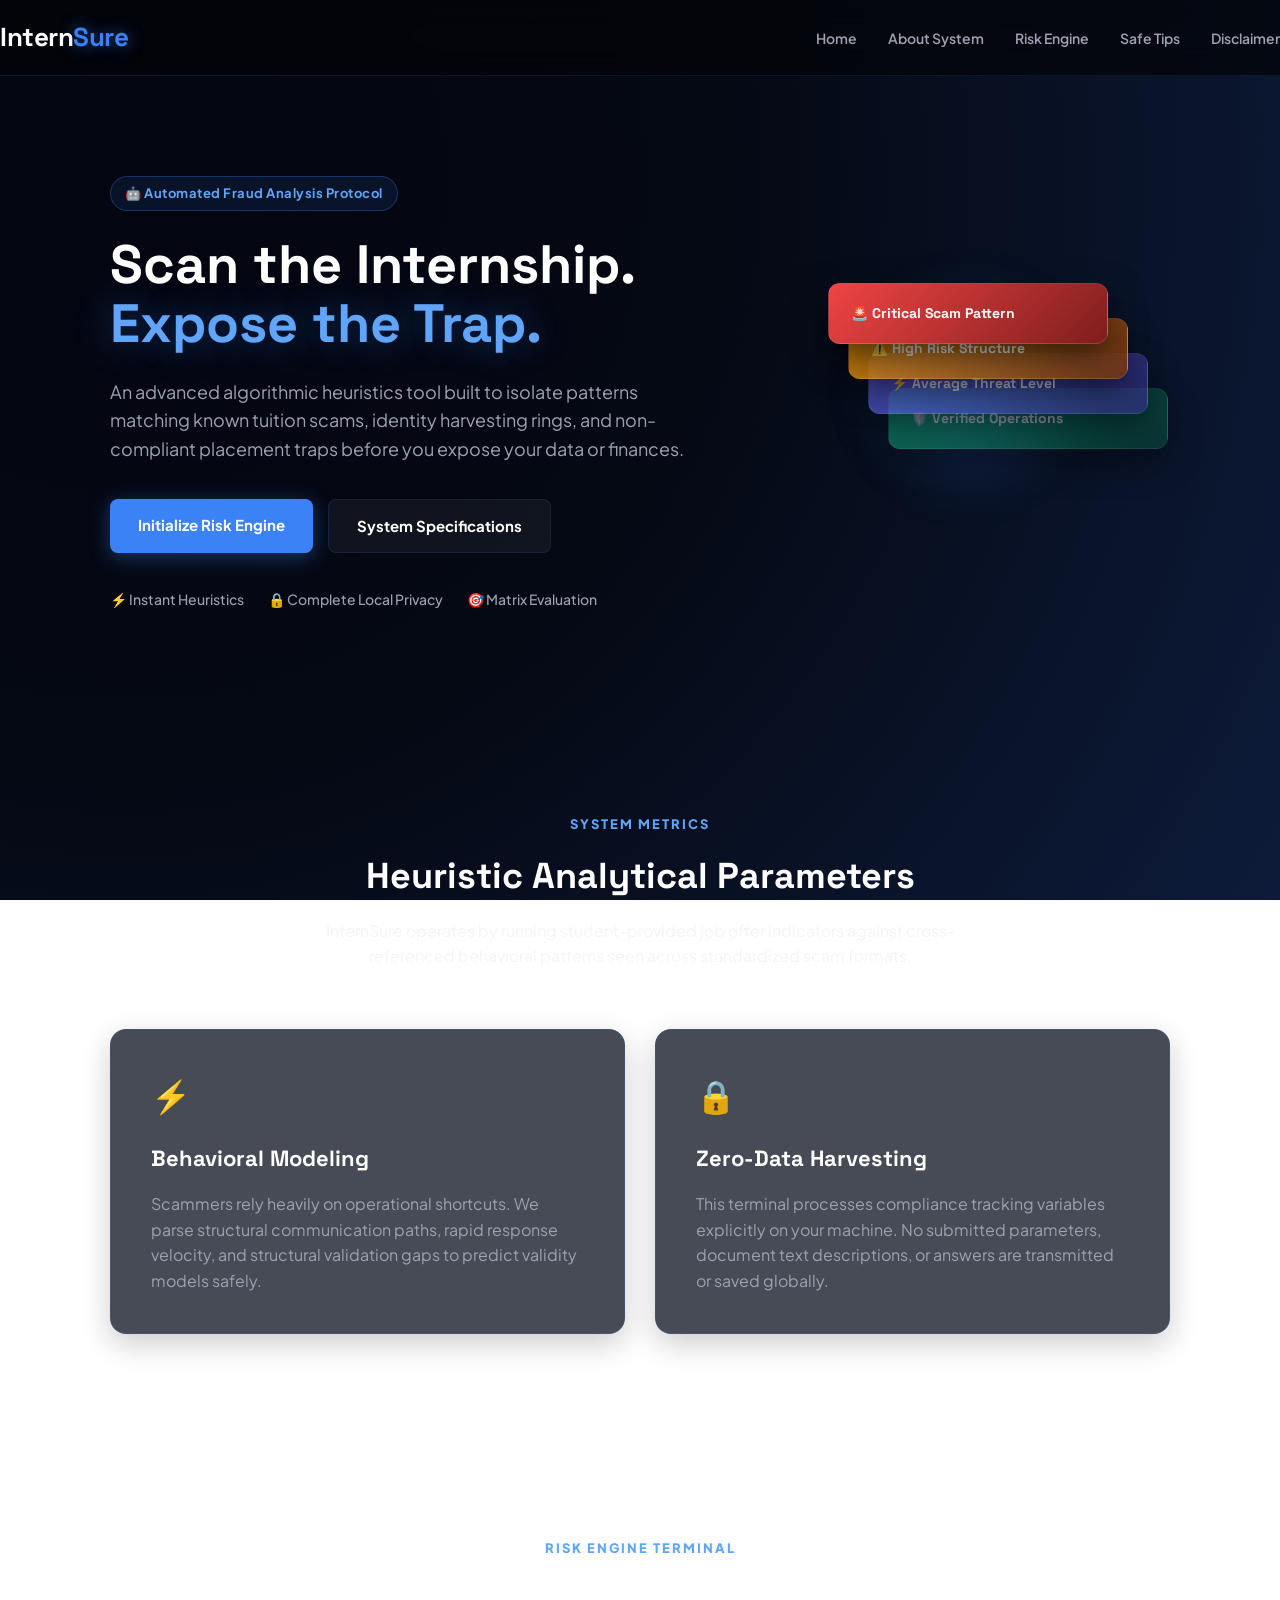
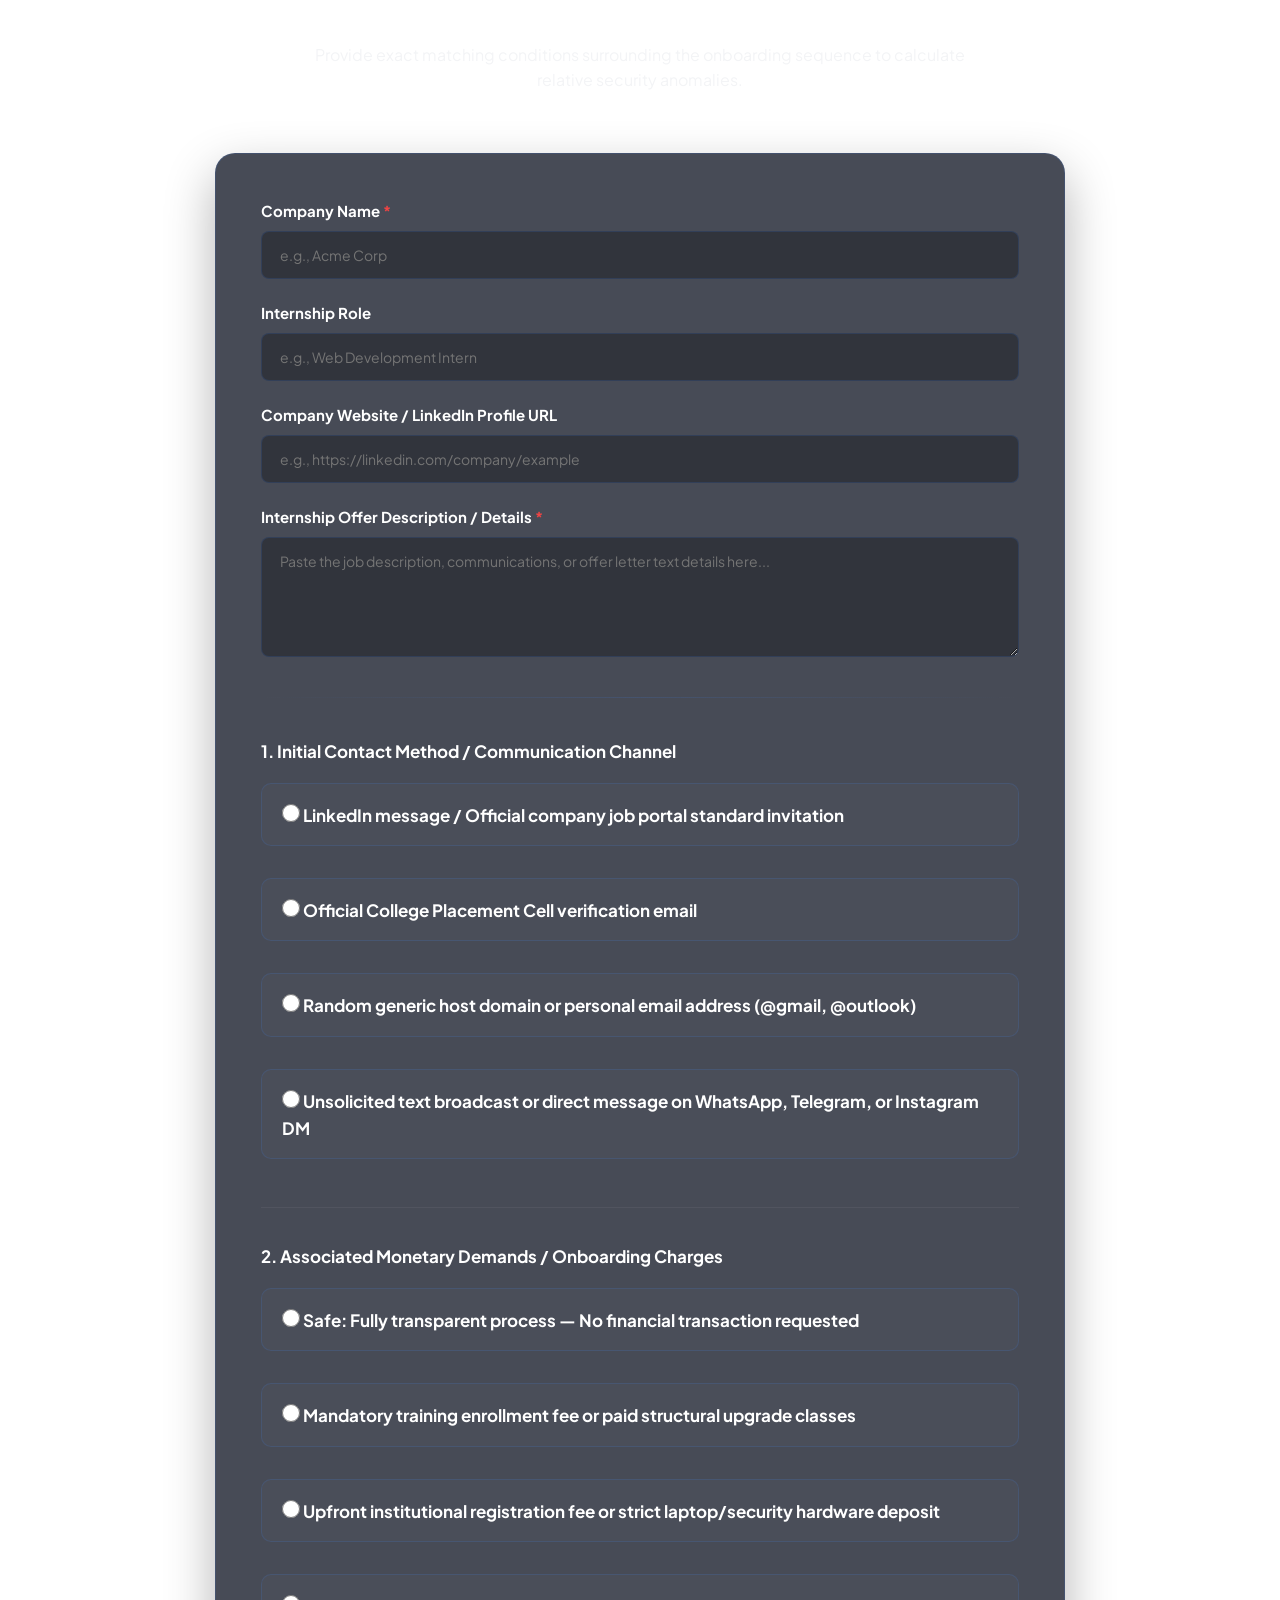
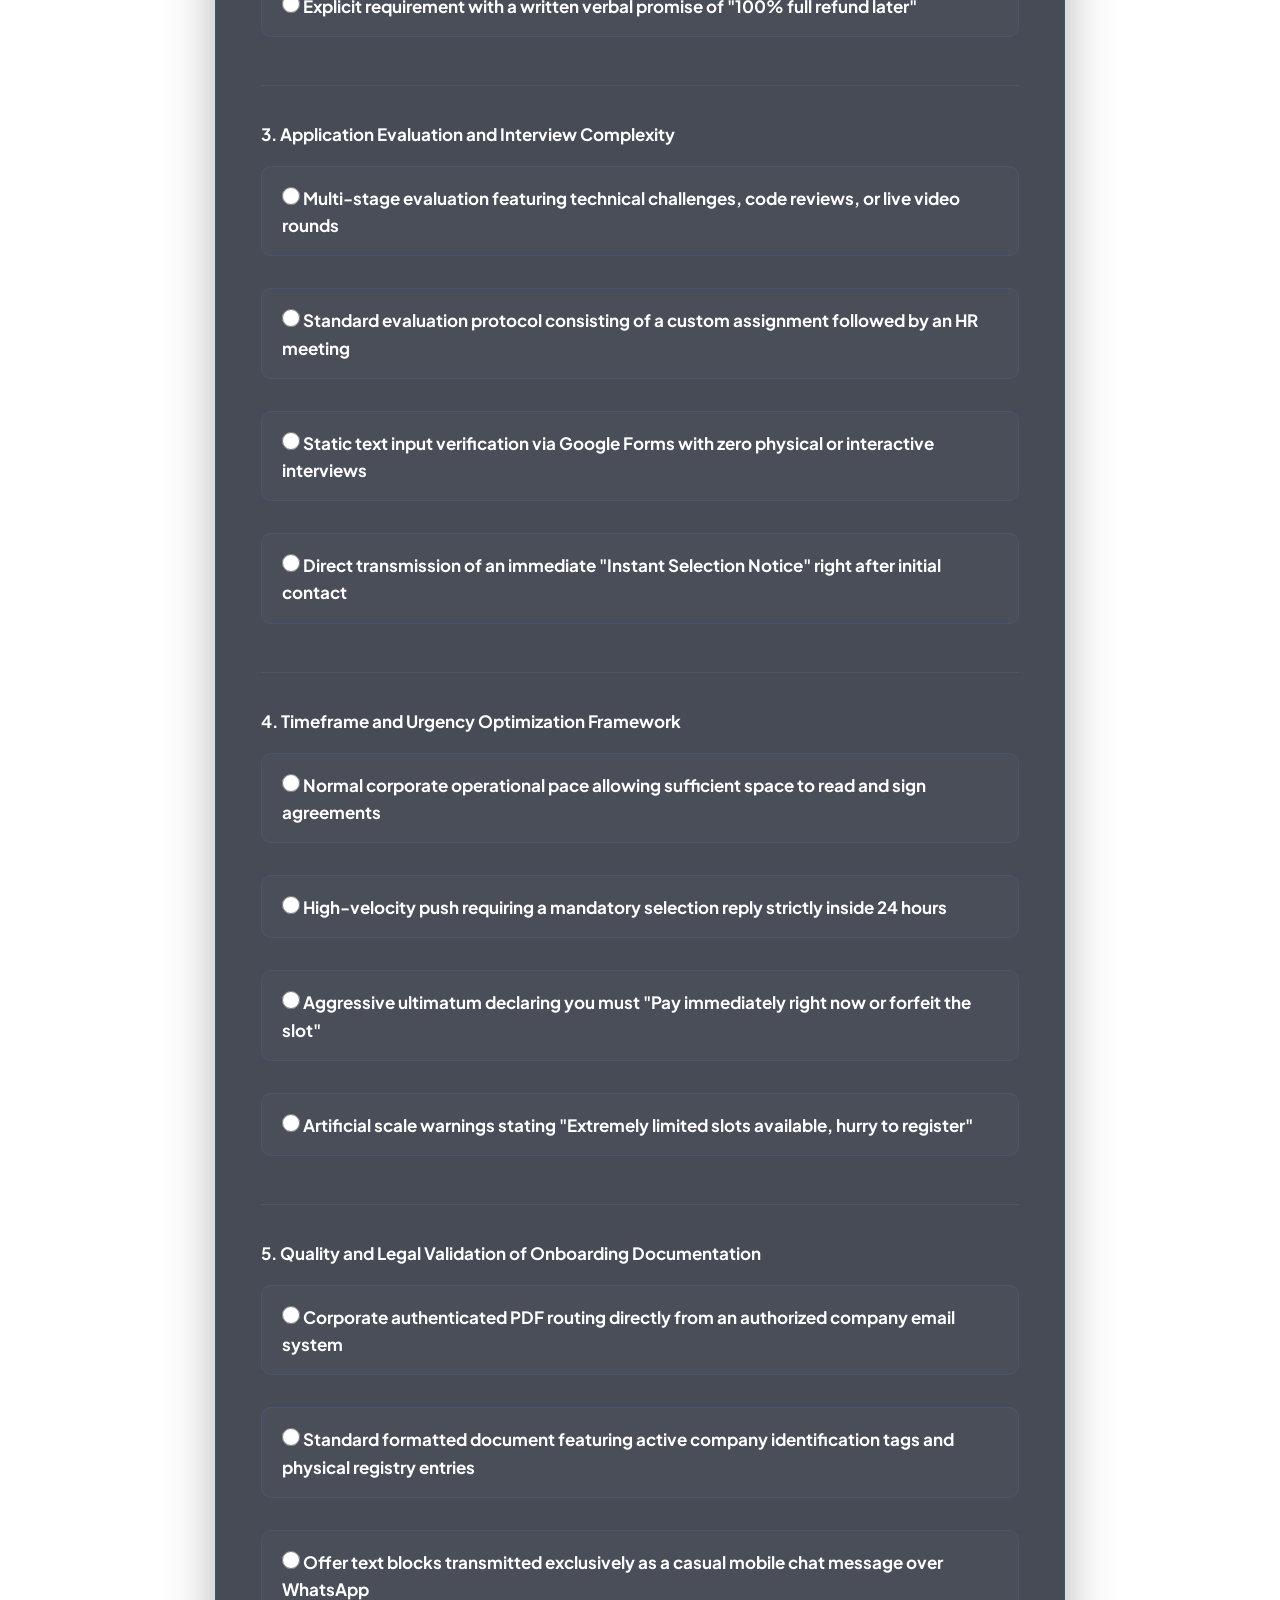
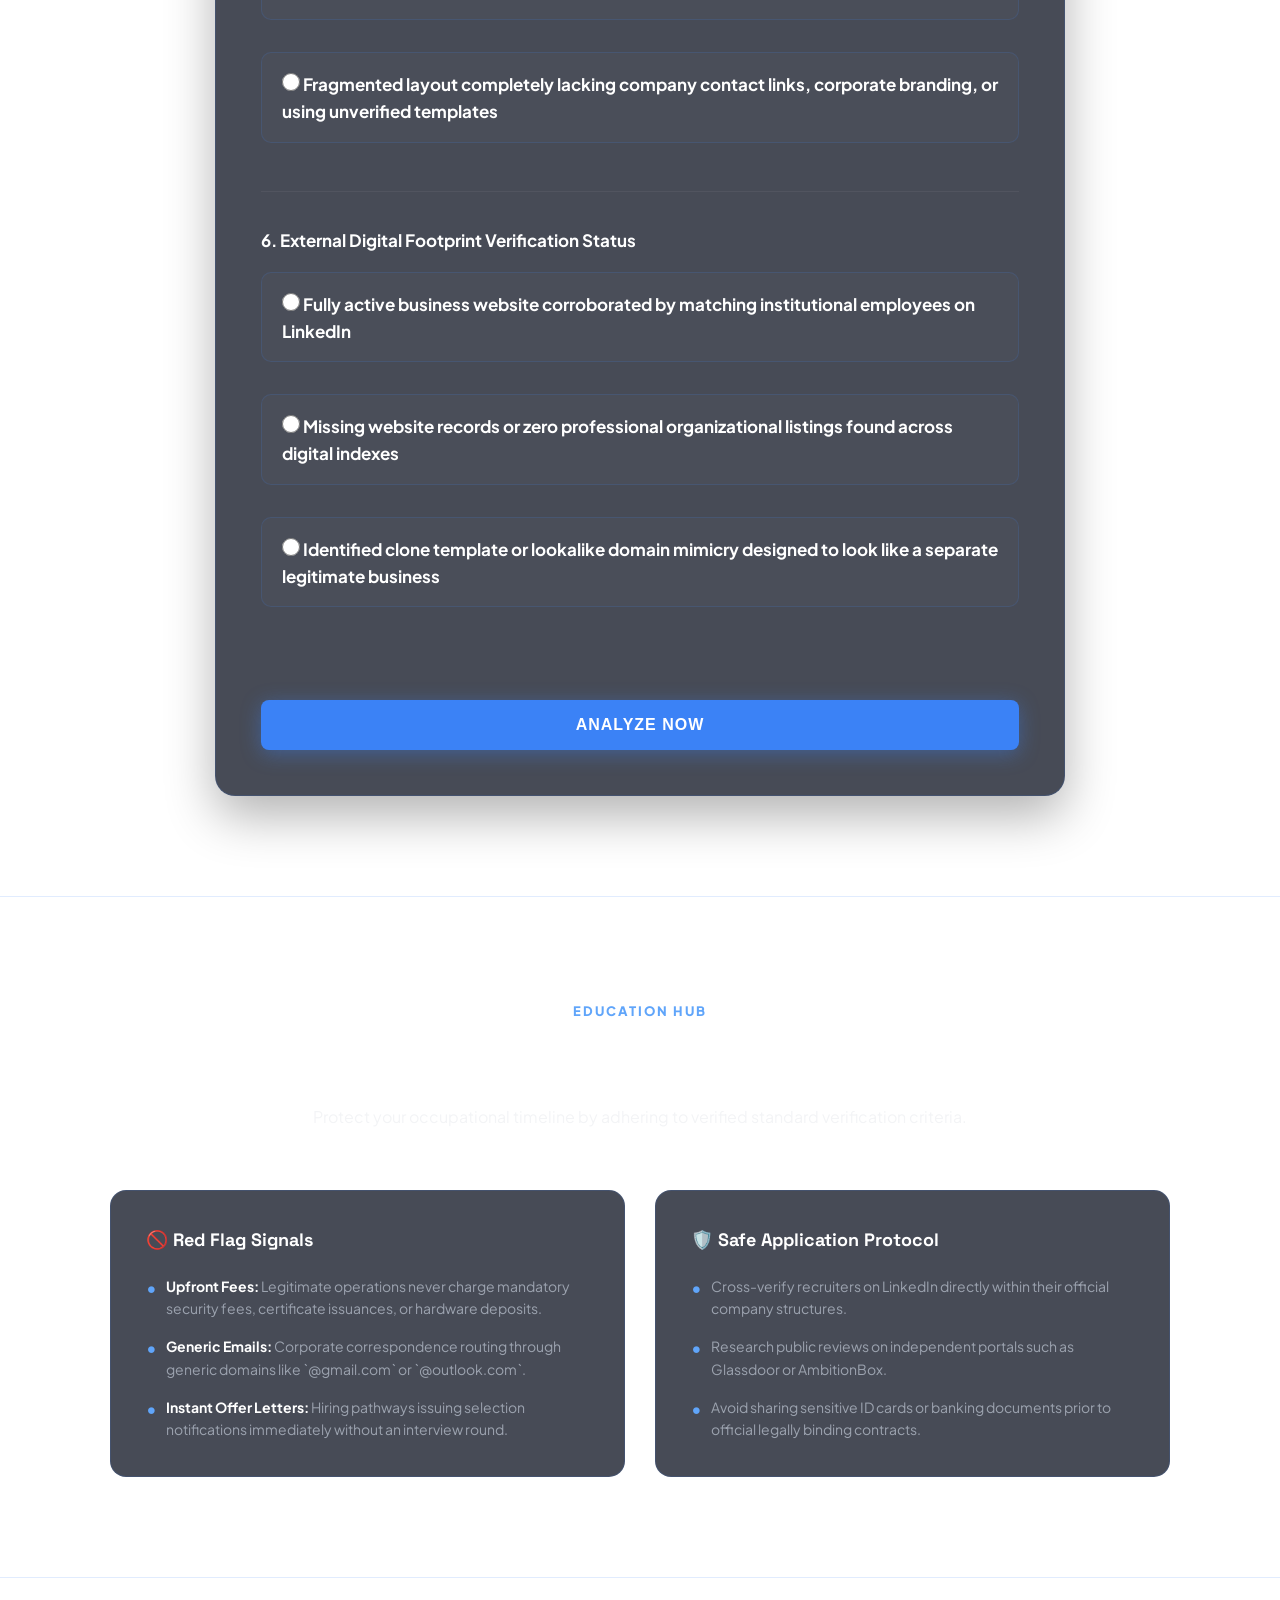
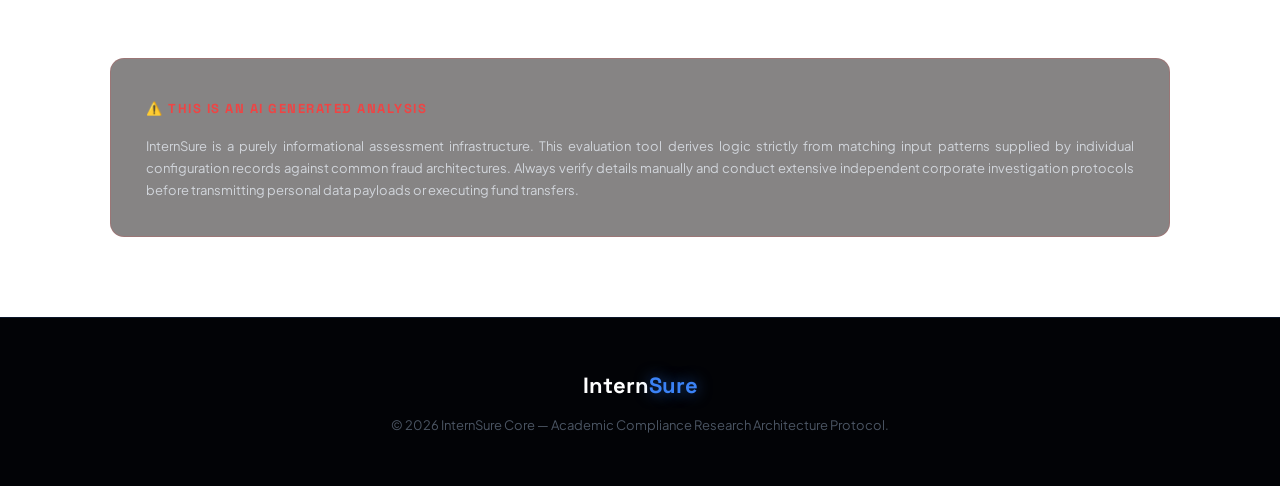
<file: index.html>
<!DOCTYPE html>
<html lang="en">
<head>
    <meta charset="UTF-8">
    <meta name="viewport" content="width=device-width, initial-scale=1.0">
    <title>InternSure — Premium Internship Fraud Risk Analyzer</title>
    <link rel="stylesheet" href="style.css">
    <link rel="preconnect" href="https://fonts.googleapis.com">
    <link rel="preconnect" href="https://fonts.gstatic.com" crossorigin>
    <link href="https://fonts.googleapis.com/css2?family=Plus+Jakarta+Sans:wght@400;500;600;700;800&family=Space+Grotesk:wght@500;700&display=swap" rel="stylesheet">
</head>
<body>

    <header>
        <div class="nav-container">
            <a href="#home" class="logo">Intern<span class="neon-text">Sure</span></a>
            <nav>
                <a href="#home">Home</a>
                <a href="#about">About System</a>
                <a href="#assessment">Risk Engine</a>
                <a href="#tips">Safe Tips</a>
                <a href="#disclaimer">Disclaimer</a>
            </nav>
        </div>
    </header>

    <section id="home" class="hero">
        <div class="container hero-grid">
            <div class="hero-text">
                <span class="badge">🤖 Automated Fraud Analysis Protocol</span>
                <h1>Scan the Internship.<br><span class="accent">Expose the Trap.</span></h1>
                <p>An advanced algorithmic heuristics tool built to isolate patterns matching known tuition scams, identity harvesting rings, and non-compliant placement traps before you expose your data or finances.</p>
                <div class="cta-buttons">
                    <a href="#assessment" class="btn btn-primary">Initialize Risk Engine</a>
                    <a href="#about" class="btn btn-secondary">System Specifications</a>
                </div>
                <div class="hero-bullets">
                    <span>⚡ Instant Heuristics</span>
                    <span>🔒 Complete Local Privacy</span>
                    <span>🎯 Matrix Evaluation</span>
                </div>
            </div>
            <div class="hero-visual">
                <div class="glow-orb"></div>
                <div class="card-stack">
                    <div class="visual-card critical-risk">🚨 Critical Scam Pattern</div>
                    <div class="visual-card high-risk">⚠️ High Risk Structure</div>
                    <div class="visual-card avg-risk">⚡ Average Threat Level</div>
                    <div class="visual-card low-risk">🛡️ Verified Operations</div>
                </div>
            </div>
        </div>
    </section>

    <section id="about" class="about">
        <div class="container">
            <div class="section-title">
                <span class="sub-title">System Metrics</span>
                <h2>Heuristic Analytical Parameters</h2>
                <p>InternSure operates by running student-provided job offer indicators against cross-referenced behavioral patterns seen across standardized scam formats.</p>
            </div>
            <div class="about-grid">
                <div class="about-card">
                    <div class="card-icon">⚡</div>
                    <h3>Behavioral Modeling</h3>
                    <p>Scammers rely heavily on operational shortcuts. We parse structural communication paths, rapid response velocity, and structural validation gaps to predict validity models safely.</p>
                </div>
                <div class="about-card">
                    <div class="card-icon">🔒</div>
                    <h3>Zero-Data Harvesting</h3>
                    <p>This terminal processes compliance tracking variables explicitly on your machine. No submitted parameters, document text descriptions, or answers are transmitted or saved globally.</p>
                </div>
            </div>
        </div>
    </section>

    <section id="assessment" class="assessment">
        <div class="container">
            <div class="section-title">
                <span class="sub-title">Risk Engine Terminal</span>
                <h2>Input Offer Specifications</h2>
                <p>Provide exact matching conditions surrounding the onboarding sequence to calculate relative security anomalies.</p>
            </div>

            <form id="quiz-form" class="quiz-form">
                
                <div class="input-details-group">
                    <div class="form-group-text">
                        <label for="company-name">Company Name <span class="required">*</span></label>
                        <input type="text" id="company-name" placeholder="e.g., Acme Corp" required>
                    </div>

                    <div class="form-group-text">
                        <label for="intern-role">Internship Role</label>
                        <input type="text" id="intern-role" placeholder="e.g., Web Development Intern">
                    </div>

                    <div class="form-group-text">
                        <label for="company-url">Company Website / LinkedIn Profile URL</label>
                        <input type="url" id="company-url" placeholder="e.g., https://linkedin.com/company/example">
                    </div>

                    <div class="form-group-text">
                        <label for="offer-desc">Internship Offer Description / Details <span class="required">*</span></label>
                        <textarea id="offer-desc" rows="5" placeholder="Paste the job description, communications, or offer letter text details here..." required></textarea>
                    </div>
                </div>

                <hr class="form-divider">

                <div class="form-group">
                    <label>1. Initial Contact Method / Communication Channel</label>
                    <div class="radio-options">
                        <label class="radio-label">
                            <input type="radio" name="q1" value="0" required> LinkedIn message / Official company job portal standard invitation
                        </label>
                        <label class="radio-label">
                            <input type="radio" name="q1" value="0"> Official College Placement Cell verification email
                        </label>
                        <label class="radio-label">
                            <input type="radio" name="q1" value="15"> Random generic host domain or personal email address (@gmail, @outlook)
                        </label>
                        <label class="radio-label">
                            <input type="radio" name="q1" value="25"> Unsolicited text broadcast or direct message on WhatsApp, Telegram, or Instagram DM
                        </label>
                    </div>
                </div>

                <div class="form-group">
                    <label>2. Associated Monetary Demands / Onboarding Charges</label>
                    <div class="radio-options">
                        <label class="radio-label">
                            <input type="radio" name="q2" value="0" required> Safe: Fully transparent process — No financial transaction requested
                        </label>
                        <label class="radio-label">
                            <input type="radio" name="q2" value="20"> Mandatory training enrollment fee or paid structural upgrade classes
                        </label>
                        <label class="radio-label">
                            <input type="radio" name="q2" value="25"> Upfront institutional registration fee or strict laptop/security hardware deposit
                        </label>
                        <label class="radio-label">
                            <input type="radio" name="q2" value="35"> Explicit requirement with a written verbal promise of "100% full refund later"
                        </label>
                    </div>
                </div>

                <div class="form-group">
                    <label>3. Application Evaluation and Interview Complexity</label>
                    <div class="radio-options">
                        <label class="radio-label">
                            <input type="radio" name="q3" value="0" required> Multi-stage evaluation featuring technical challenges, code reviews, or live video rounds
                        </label>
                        <label class="radio-label">
                            <input type="radio" name="q3" value="0"> Standard evaluation protocol consisting of a custom assignment followed by an HR meeting
                        </label>
                        <label class="radio-label">
                            <input type="radio" name="q3" value="20"> Static text input verification via Google Forms with zero physical or interactive interviews
                        </label>
                        <label class="radio-label">
                            <input type="radio" name="q3" value="30"> Direct transmission of an immediate "Instant Selection Notice" right after initial contact
                        </label>
                    </div>
                </div>

                <div class="form-group">
                    <label>4. Timeframe and Urgency Optimization Framework</label>
                    <div class="radio-options">
                        <label class="radio-label">
                            <input type="radio" name="q4" value="0" required> Normal corporate operational pace allowing sufficient space to read and sign agreements
                        </label>
                        <label class="radio-label">
                            <input type="radio" name="q4" value="10"> High-velocity push requiring a mandatory selection reply strictly inside 24 hours
                        </label>
                        <label class="radio-label">
                            <input type="radio" name="q4" value="20"> Aggressive ultimatum declaring you must "Pay immediately right now or forfeit the slot"
                        </label>
                        <label class="radio-label">
                            <input type="radio" name="q4" value="20"> Artificial scale warnings stating "Extremely limited slots available, hurry to register"
                        </label>
                    </div>
                </div>

                <div class="form-group">
                    <label>5. Quality and Legal Validation of Onboarding Documentation</label>
                    <div class="radio-options">
                        <label class="radio-label">
                            <input type="radio" name="q5" value="0" required> Corporate authenticated PDF routing directly from an authorized company email system
                        </label>
                        <label class="radio-label">
                            <input type="radio" name="q5" value="0"> Standard formatted document featuring active company identification tags and physical registry entries
                        </label>
                        <label class="radio-label">
                            <input type="radio" name="q5" value="20"> Offer text blocks transmitted exclusively as a casual mobile chat message over WhatsApp
                        </label>
                        <label class="radio-label">
                            <input type="radio" name="q5" value="25"> Fragmented layout completely lacking company contact links, corporate branding, or using unverified templates
                        </label>
                    </div>
                </div>

                <div class="form-group">
                    <label>6. External Digital Footprint Verification Status</label>
                    <div class="radio-options">
                        <label class="radio-label">
                            <input type="radio" name="q6" value="0" required> Fully active business website corroborated by matching institutional employees on LinkedIn
                        </label>
                        <label class="radio-label">
                            <input type="radio" name="q6" value="15"> Missing website records or zero professional organizational listings found across digital indexes
                        </label>
                        <label class="radio-label">
                            <input type="radio" name="q6" value="30"> Identified clone template or lookalike domain mimicry designed to look like a separate legitimate business
                        </label>
                    </div>
                </div>

                <button type="submit" class="btn btn-primary submit-btn">Analyze Now</button>
            </form>
        </div>
    </section>

    <section id="result" class="result-section hidden">
        <div class="container">
            <div class="section-title">
                <span class="sub-title">Diagnostics Terminal</span>
                <h2>Calculated Risk Analysis Profile</h2>
            </div>

            <div class="result-grid-layout">
                <div class="result-card main-assessment-card">
                    <div class="score-display">
                        <div class="score-circle">
                            <span id="score-num">0%</span>
                            <div class="score-sub">Anomaly Index</div>
                        </div>
                        <div class="score-info">
                            <h3 id="risk-level">—</h3>
                            <p id="risk-desc"></p>
                        </div>
                    </div>

                    <div class="report-details">
                        <div class="explanation-box">
                            <h3>Analysis Explanation</h3>
                            <p id="ai-explanation-text">The verification parameters show structural anomalies based on the provided inputs. Review details below.</p>
                        </div>
                        <div class="flags-box">
                            <h3>Anomalous Indicators Extracted</h3>
                            <div id="red-flags-list"></div>
                        </div>
                    </div>
                </div>

                <div class="extra-info-card">
                    <h3>Company Credibility Metrics</h3>
                    <table class="metrics-table">
                        <tr>
                            <td><strong>Credibility Score</strong></td>
                            <td><span id="metric-credibility-score" class="metric-val">100/100</span></td>
                        </tr>
                        <tr>
                            <td><strong>LinkedIn Presence</strong></td>
                            <td><span id="metric-linkedin" class="metric-val status-green">Checking...</span></td>
                        </tr>
                        <tr>
                            <td><strong>Website Validity</strong></td>
                            <td><span id="metric-website" class="metric-val status-green">Checking...</span></td>
                        </tr>
                        <tr>
                            <td><strong>Red Flags Flagged</strong></td>
                            <td><span id="metric-flags-count" class="metric-val status-red">0 Found</span></td>
                        </tr>
                    </table>
                </div>
            </div>
        </div>
    </section>

    <section id="tips" class="tips-section">
        <div class="container">
            <div class="section-title">
                <span class="sub-title">Education Hub</span>
                <h2>How to Identify Fake Internships</h2>
                <p>Protect your occupational timeline by adhering to verified standard verification criteria.</p>
            </div>
            <div class="tips-grid">
                <div class="tip-card">
                    <h4>🚫 Red Flag Signals</h4>
                    <ul>
                        <li><strong>Upfront Fees:</strong> Legitimate operations never charge mandatory security fees, certificate issuances, or hardware deposits.</li>
                        <li><strong>Generic Emails:</strong> Corporate correspondence routing through generic domains like `@gmail.com` or `@outlook.com`.</li>
                        <li><strong>Instant Offer Letters:</strong> Hiring pathways issuing selection notifications immediately without an interview round.</li>
                    </ul>
                </div>
                <div class="tip-card">
                    <h4>🛡️ Safe Application Protocol</h4>
                    <ul>
                        <li>Cross-verify recruiters on LinkedIn directly within their official company structures.</li>
                        <li>Research public reviews on independent portals such as Glassdoor or AmbitionBox.</li>
                        <li>Avoid sharing sensitive ID cards or banking documents prior to official legally binding contracts.</li>
                    </ul>
                </div>
            </div>
        </div>
    </section>

    <section id="disclaimer" class="disclaimer-section">
        <div class="container">
            <div class="disclaimer-box">
                <span class="warning-tag">⚠️ This is an AI Generated Analysis</span>
                <p>InternSure is a purely informational assessment infrastructure. This evaluation tool derives logic strictly from matching input patterns supplied by individual configuration records against common fraud architectures. Always verify details manually and conduct extensive independent corporate investigation protocols before transmitting personal data payloads or executing fund transfers.</p>
            </div>
        </div>
    </section>

    <footer>
        <div class="container footer-content">
            <div class="footer-logo">Intern<span class="neon-text">Sure</span></div>
            <p class="footer-text">© 2026 InternSure Core — Academic Compliance Research Architecture Protocol.</p>
        </div>
    </footer>

    <script src="script.js"></script>
</body>
</html>
</file>
<file: style.css>
/* Core Structural and Double Shaded Luxury UI Variables */
:root {
    --primary: #3b82f6; /* Electric Cyber Blue */
    --primary-neon: #60a5fa;
    --primary-hover: #1d4ed8;
    --text-main: #f3f4f6;
    --text-muted: #9ca3af;
    --bg-card: rgba(10, 15, 30, 0.75); /* Deep Glassmorphic Panel Base */
    --border: rgba(59, 130, 246, 0.15);
    
    /* 4-Tier Granular Threat Spectrum Palette */
    --color-low: #10b981;
    --color-avg: #6366f1;
    --color-high: #f59e0b;
    --color-crit: #ef4444;
}

* {
    box-sizing: border-box;
    margin: 0;
    padding: 0;
}

/* Immersive Blue and Black Mixed Double Shaded Background */
html, body {
    width: 100%;
    min-height: 100vh;
    font-family: 'Plus Jakarta Sans', sans-serif;
    color: var(--text-main);
    background: #030508 !important;
    /* Deep Black to Electric Navy/Midnight Blue Complex Radial Overlay */
    background: radial-gradient(circle at 10% 20%, #030611 0%, #050914 45%, #0d1b3a 100%) !important;
    background-attachment: fixed !important;
    background-size: cover !important;
    line-height: 1.6;
    scroll-behavior: smooth;
}

.container {
    max-width: 1100px;
    margin: 0 auto;
    padding: 0 20px;
}

header {
    background: rgba(3, 5, 8, 0.75) !important;
    backdrop-filter: blur(16px);
    border-bottom: 1px solid var(--border);
    position: sticky;
    top: 0;
    z-index: 100;
}

.nav-container {
    display: flex;
    justify-content: space-between;
    align-items: center;
    height: 75px;
}

.logo {
    font-family: 'Space Grotesk', sans-serif;
    font-size: 26px;
    font-weight: 700;
    color: #ffffff;
    text-decoration: none;
    letter-spacing: -0.5px;
}

.neon-text {
    color: var(--primary);
    text-shadow: 0 0 15px rgba(59, 130, 246, 0.6);
}

nav a {
    text-decoration: none;
    color: var(--text-muted);
    margin-left: 28px;
    font-weight: 600;
    font-size: 14px;
    transition: color 0.25s;
}

nav a:hover {
    color: var(--primary-neon);
}

section {
    padding: 100px 0;
    background: transparent !important;
}

/* Landing Page Hero Grid Layout styling */
.hero-grid {
    display: flex;
    align-items: center;
    gap: 50px;
    flex-wrap: wrap;
}

.hero-text {
    flex: 1.2;
    min-width: 320px;
}

.badge {
    background-color: rgba(59, 130, 246, 0.1);
    color: var(--primary-neon);
    border: 1px solid rgba(59, 130, 246, 0.3);
    padding: 6px 14px;
    border-radius: 30px;
    font-size: 13px;
    font-weight: 700;
    display: inline-block;
    margin-bottom: 24px;
    letter-spacing: 0.5px;
}

.hero-text h1 {
    font-family: 'Space Grotesk', sans-serif;
    font-size: 54px;
    line-height: 1.1;
    margin-bottom: 24px;
    font-weight: 700;
    color: #ffffff;
}

.accent {
    color: var(--primary-neon);
    text-shadow: 0 0 35px rgba(59, 130, 246, 0.4);
}

.hero-text p {
    font-size: 18px;
    color: var(--text-muted);
    margin-bottom: 35px;
}

.cta-buttons {
    display: flex;
    gap: 15px;
    margin-bottom: 35px;
}

.btn {
    padding: 14px 28px;
    border-radius: 8px;
    text-decoration: none;
    font-weight: 700;
    font-size: 15px;
    transition: all 0.25s cubic-bezier(0.4, 0, 0.2, 1);
    cursor: pointer;
    border: none;
    display: inline-block;
}

.btn-primary {
    background-color: var(--primary);
    color: #ffffff;
    box-shadow: 0 4px 20px rgba(59, 130, 246, 0.4);
}

.btn-primary:hover {
    background-color: var(--primary-hover);
    transform: translateY(-2px);
    box-shadow: 0 6px 24px rgba(59, 130, 246, 0.5);
}

.btn-secondary {
    background-color: rgba(255, 255, 255, 0.05);
    color: #ffffff;
    border: 1px solid var(--border);
}

.btn-secondary:hover {
    background-color: rgba(255, 255, 255, 0.12);
    border-color: var(--primary-neon);
}

.hero-bullets {
    display: flex;
    gap: 24px;
    font-size: 14px;
    color: var(--text-muted);
    font-weight: 500;
}

/* Immersive UX Visual Ornamentation Card Stack Layout */
.hero-visual {
    flex: 0.8;
    min-width: 300px;
    display: flex;
    justify-content: center;
    position: relative;
}

.glow-orb {
    position: absolute;
    width: 250px;
    height: 250px;
    background: radial-gradient(circle, rgba(59,130,246,0.3) 0%, rgba(0,0,0,0) 70%);
    top: -20px;
    filter: blur(15px);
    z-index: 0;
}

.card-stack {
    position: relative;
    width: 280px;
    height: 220px;
    z-index: 1;
}

.visual-card {
    position: absolute;
    width: 100%;
    padding: 18px 22px;
    border-radius: 12px;
    color: white;
    font-weight: 700;
    font-family: 'Space Grotesk', sans-serif;
    font-size: 14px;
    box-shadow: 0 15px 35px rgba(0,0,0,0.6);
    border: 1px solid rgba(255,255,255,0.1);
}

.critical-risk { background: linear-gradient(135deg, #ef4444, #7f1d1d); top: 0; left: 0; z-index: 4; }
.high-risk { background: linear-gradient(135deg, #f59e0b, #78350f); top: 35px; left: 20px; z-index: 3; opacity: 0.85; }
.avg-risk { background: linear-gradient(135deg, #6366f1, #312e81); top: 70px; left: 40px; z-index: 2; opacity: 0.7; }
.low-risk { background: linear-gradient(135deg, #10b981, #064e3b); top: 105px; left: 60px; z-index: 1; opacity: 0.55; }

/* Dynamic Content Section Architecture Elements */
.section-title {
    text-align: center;
    max-width: 700px;
    margin: 0 auto 60px auto;
}

.sub-title {
    color: var(--primary-neon);
    font-weight: 800;
    text-transform: uppercase;
    font-size: 13px;
    letter-spacing: 2px;
}

.section-title h2 {
    font-family: 'Space Grotesk', sans-serif;
    font-size: 36px;
    margin: 12px 0;
    color: #ffffff;
}

.about-grid {
    display: flex;
    gap: 30px;
    flex-wrap: wrap;
}

.about-card {
    flex: 1;
    min-width: 300px;
    padding: 40px;
    background: var(--bg-card);
    border-radius: 16px;
    border: 1px solid var(--border);
    backdrop-filter: blur(12px);
    box-shadow: 0 10px 30px rgba(0, 0, 0, 0.2);
}

.card-icon {
    font-size: 32px;
    margin-bottom: 20px;
}

.about-card h3 {
    font-family: 'Space Grotesk', sans-serif;
    font-size: 22px;
    color: #ffffff;
    margin-bottom: 15px;
}

.about-card p {
    color: var(--text-muted);
}

/* User Form Element UX Design */
.quiz-form {
    background-color: var(--bg-card);
    padding: 45px;
    border-radius: 20px;
    border: 1px solid var(--border);
    max-width: 850px;
    margin: 0 auto;
    backdrop-filter: blur(12px);
    box-shadow: 0 20px 50px rgba(0,0,0,0.3);
}

/* NEW CONTENT: Text Input Elements Styling */
.input-details-group {
    display: flex;
    flex-direction: column;
    gap: 22px;
    margin-bottom: 40px;
}

.form-group-text {
    display: flex;
    flex-direction: column;
    gap: 8px;
}

.form-group-text label {
    font-size: 15px;
    font-weight: 700;
    color: #ffffff;
}

.form-group-text label .required {
    color: var(--color-crit);
}

.form-group-text input[type="text"],
.form-group-text input[type="url"],
.form-group-text textarea {
    background: rgba(0, 0, 0, 0.3);
    border: 1px solid var(--border);
    border-radius: 8px;
    padding: 14px 18px;
    color: #ffffff;
    font-family: inherit;
    font-size: 14px;
    outline: none;
    transition: all 0.25s ease;
}

.form-group-text input:focus,
.form-group-text textarea:focus {
    border-color: var(--primary-neon);
    box-shadow: 0 0 12px rgba(96, 165, 250, 0.2);
    background: rgba(0, 0, 0, 0.5);
}

.form-divider {
    border: 0;
    height: 1px;
    background: linear-gradient(to right, transparent, var(--border), transparent);
    margin: 40px 0;
}

.form-group {
    margin-bottom: 35px;
    border-bottom: 1px solid rgba(255, 255, 255, 0.05);
    padding-bottom: 30px;
}

.form-group:last-of-type {
    border-bottom: none;
}

.form-group label {
    display: block;
    font-size: 17px;
    font-weight: 700;
    margin-bottom: 18px;
    color: #ffffff;
}

.radio-options {
    display: flex;
    flex-direction: column;
    gap: 14px;
}

/* Micro interaction styling for selection validation loops */
.radio-label {
    display: flex;
    align-items: flex-start;
    gap: 14px;
    padding: 16px 20px;
    border: 1px solid var(--border);
    background: rgba(255, 255, 255, 0.02);
    border-radius: 10px;
    cursor: pointer;
    transition: all 0.25s ease;
}

.radio-label:hover {
    background-color: rgba(59, 130, 246, 0.06);
    border-color: var(--primary-neon);
    transform: translateX(4px);
}

.radio-label input {
    margin-top: 4px;
    accent-color: var(--primary-neon);
    width: 18px;
    height: 18px;
    flex-shrink: 0;
}

.submit-btn {
    width: 100%;
    padding: 16px;
    font-size: 16px;
    text-transform: uppercase;
    letter-spacing: 1px;
    margin-top: 10px;
}

/* NEW CONTENT: Advanced Dual Column Output Layout Dashboard */
.result-grid-layout {
    display: flex;
    gap: 30px;
    max-width: 1100px;
    margin: 0 auto;
    flex-wrap: wrap;
}

.main-assessment-card {
    flex: 1.4;
    min-width: 320px;
}

/* Extra Info Card Styling */
.extra-info-card {
    flex: 0.8;
    min-width: 300px;
    background: rgba(8, 12, 24, 0.85);
    border-radius: 20px;
    border: 1px solid rgba(59, 130, 246, 0.3);
    padding: 40px 30px;
    backdrop-filter: blur(16px);
    box-shadow: 0 25px 60px rgba(59, 130, 246, 0.1);
    height: max-content;
}

.extra-info-card h3 {
    font-family: 'Space Grotesk', sans-serif;
    font-size: 20px;
    color: #ffffff;
    margin-bottom: 25px;
    border-bottom: 1px solid rgba(255, 255, 255, 0.08);
    padding-bottom: 12px;
}

.metrics-table {
    width: 100%;
    border-collapse: collapse;
}

.metrics-table td {
    padding: 16px 0;
    border-bottom: 1px solid rgba(255, 255, 255, 0.04);
    font-size: 14px;
}

.metrics-table tr:last-child td {
    border-bottom: none;
}

.metric-val {
    font-weight: 700;
    text-align: right;
    display: block;
}

/* Status colors within extra dashboard tables */
.status-green { color: var(--color-low); }
.status-orange { color: var(--color-high); }
.status-red { color: var(--color-crit); }

/* Interactive Processing Output Interface Elements */
.result-section {
    border-top: 1px solid var(--border);
}

.result-card {
    background: rgba(8, 12, 24, 0.85);
    border-radius: 20px;
    border: 1px solid rgba(59, 130, 246, 0.3);
    padding: 45px;
    backdrop-filter: blur(16px);
    box-shadow: 0 25px 60px rgba(59, 130, 246, 0.1);
}

.score-display {
    display: flex;
    align-items: center;
    gap: 45px;
    border-bottom: 1px solid rgba(255, 255, 255, 0.08);
    padding-bottom: 35px;
    margin-bottom: 35px;
    flex-wrap: wrap;
}

.score-circle {
    width: 140px;
    height: 140px;
    border-radius: 50%;
    border: 6px solid var(--primary);
    display: flex;
    flex-direction: column;
    align-items: center;
    justify-content: center;
    background: rgba(0, 0, 0, 0.4);
    box-shadow: 0 0 25px rgba(59, 130, 246, 0.2);
    transition: all 0.5s ease;
    flex-shrink: 0;
}

#score-num {
    font-family: 'Space Grotesk', sans-serif;
    font-size: 40px;
    font-weight: 700;
    color: #ffffff;
}

.score-sub {
    font-size: 11px;
    text-transform: uppercase;
    letter-spacing: 0.5px;
    color: var(--text-muted);
}

.score-info {
    flex: 1;
}

.score-info h3 {
    font-family: 'Space Grotesk', sans-serif;
    font-size: 26px;
    font-weight: 700;
    margin-bottom: 12px;
}

.score-info p {
    color: var(--text-muted);
    font-size: 15px;
}

.explanation-box {
    margin-bottom: 30px;
}

.explanation-box h3 {
    font-family: 'Space Grotesk', sans-serif;
    font-size: 18px;
    margin-bottom: 12px;
    color: #ffffff;
}

.explanation-box p {
    color: var(--text-muted);
    font-size: 14px;
    line-height: 1.6;
}

.flags-box {
    background: rgba(0, 0, 0, 0.3);
    padding: 26px;
    border-radius: 12px;
    border: 1px solid var(--border);
}

.flags-box h3 {
    font-family: 'Space Grotesk', sans-serif;
    font-size: 18px;
    margin-bottom: 18px;
}

.flag-alert {
    background-color: rgba(239, 68, 68, 0.06);
    border-left: 4px solid var(--color-crit);
    padding: 14px 18px;
    border-radius: 4px;
    margin-bottom: 12px;
    font-size: 14px;
    color: #fca5a5;
}

/* NEW CONTENT: Educational Info Hub (Tips Section) Layout */
.tips-section {
    border-top: 1px solid var(--border);
}

.tips-grid {
    display: flex;
    gap: 30px;
    flex-wrap: wrap;
}

.tip-card {
    flex: 1;
    min-width: 320px;
    background: var(--bg-card);
    border: 1px solid var(--border);
    padding: 35px;
    border-radius: 16px;
    backdrop-filter: blur(12px);
}

.tip-card h4 {
    font-family: 'Space Grotesk', sans-serif;
    font-size: 18px;
    color: #ffffff;
    margin-bottom: 20px;
}

.tip-card ul {
    list-style: none;
    display: flex;
    flex-direction: column;
    gap: 16px;
}

.tip-card ul li {
    font-size: 14px;
    color: var(--text-muted);
    position: relative;
    padding-left: 20px;
}

.tip-card ul li::before {
    content: "•";
    color: var(--primary-neon);
    font-size: 20px;
    position: absolute;
    left: 0;
    top: -4px;
}

.tip-card ul li strong {
    color: #ffffff;
}

/* Institutional Level System Disclaimer Box Elements */
.disclaimer-section {
    border-top: 1px solid var(--border);
    padding: 80px 0;
}

.disclaimer-box {
    background: rgba(15, 10, 10, 0.5);
    border: 1px solid rgba(239, 68, 68, 0.2);
    padding: 35px;
    border-radius: 14px;
}

.warning-tag {
    display: inline-block;
    color: #ef4444;
    font-family: 'Space Grotesk', sans-serif;
    font-weight: 700;
    text-transform: uppercase;
    font-size: 13px;
    letter-spacing: 1.5px;
    margin-bottom: 15px;
}

.disclaimer-box p {
    font-size: 13px;
    color: #d1d5db;
    line-height: 1.7;
    text-align: justify;
}

/* System Footer Base Layout */
footer {
    background-color: #020306;
    color: #4b5563;
    padding: 50px 0;
    font-size: 13px;
    border-top: 1px solid var(--border);
    text-align: center;
}

.footer-logo {
    font-family: 'Space Grotesk', sans-serif;
    color: white;
    font-size: 22px;
    font-weight: 700;
    margin-bottom: 12px;
}

.hidden {
    display: none !important;
}

@media(max-width: 768px) {
    .hero-text h1 { font-size: 38px; }
    .score-display { flex-direction: column; text-align: center; }
    .result-grid-layout { flex-direction: column; }
}
</file>
